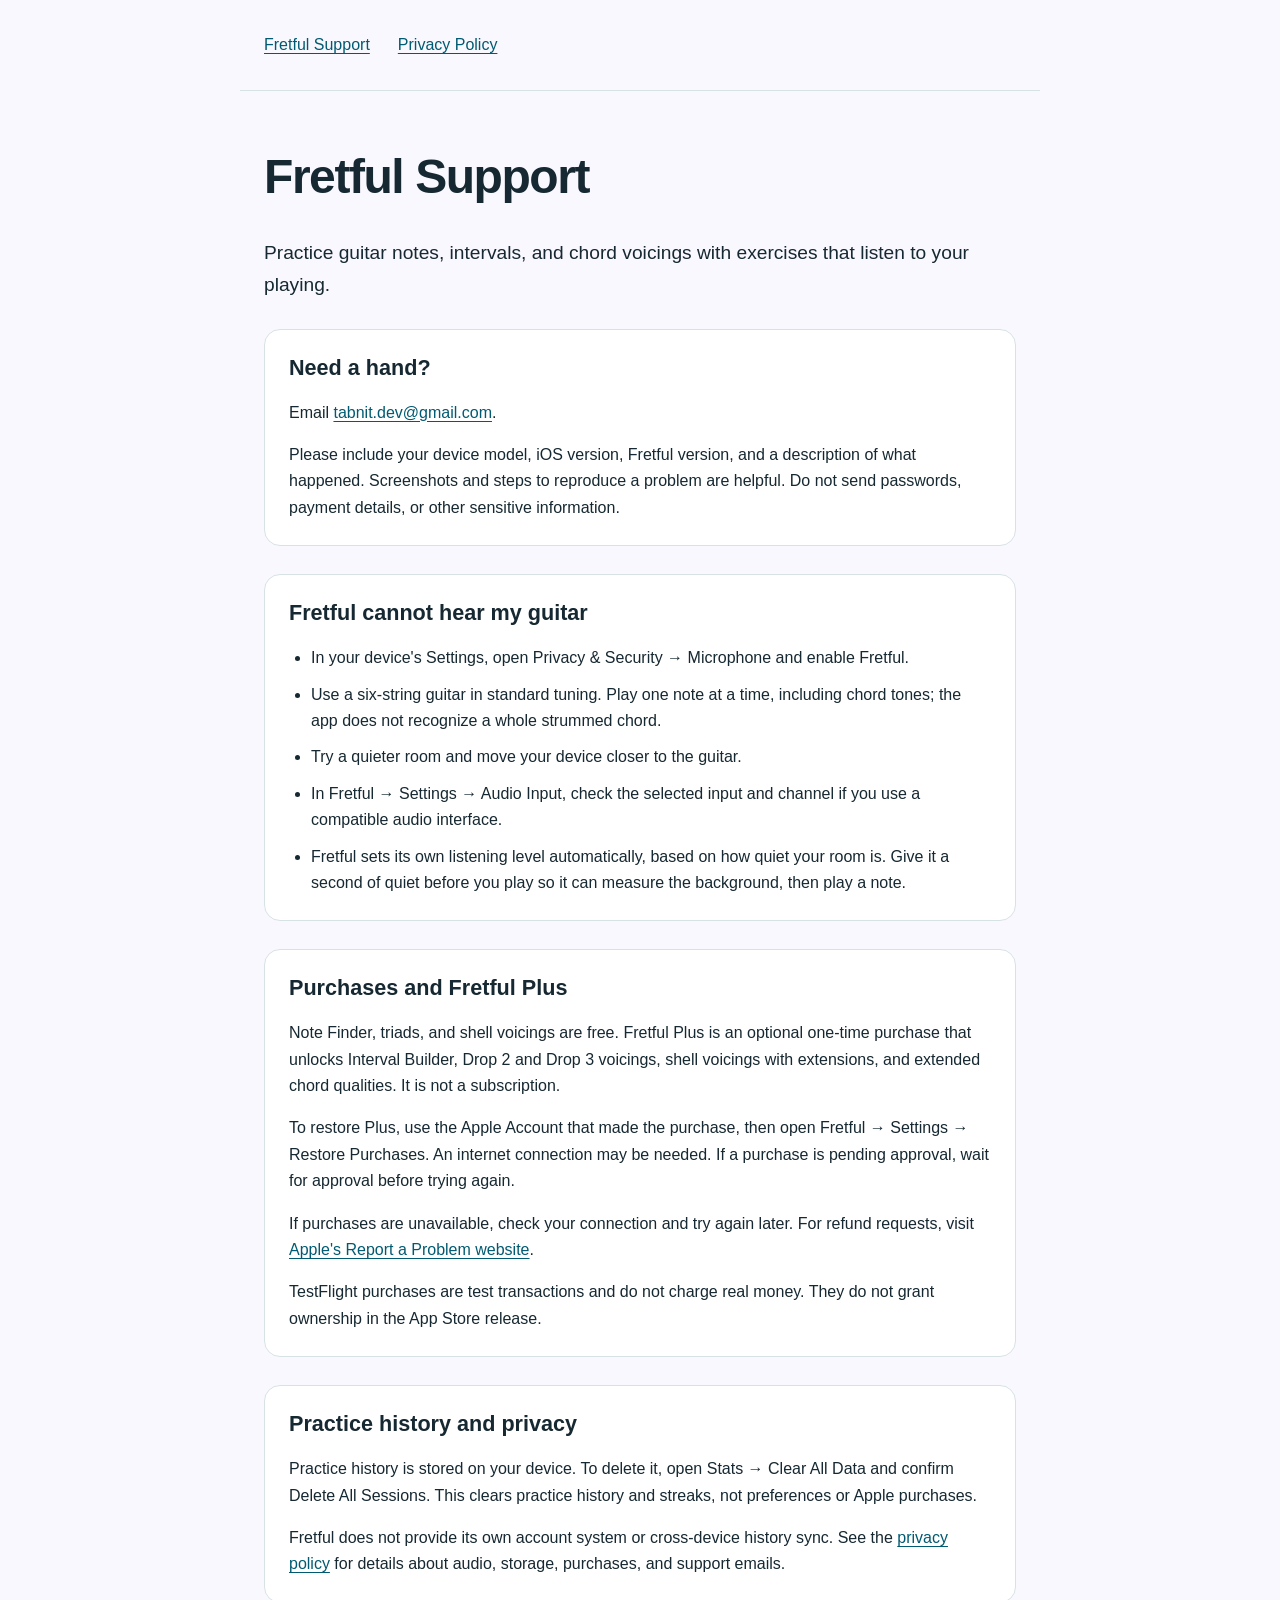
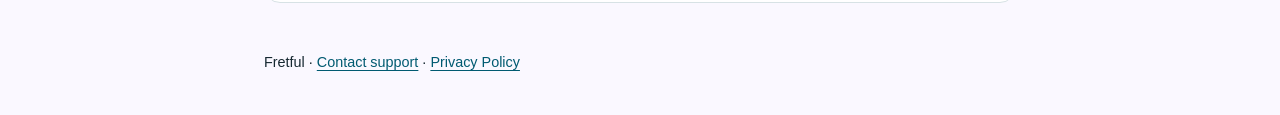
<file: fretful/index.html>
<!doctype html>
<html lang="en">
<head>
  <meta charset="utf-8">
  <meta name="viewport" content="width=device-width, initial-scale=1">
  <meta name="description" content="Get help with Fretful guitar practice, microphone access, and Fretful Plus purchases.">
  <title>Fretful Support</title>
  <link rel="stylesheet" href="styles.css">
</head>
<body>
  <header><nav aria-label="Main"><a href="index.html" aria-current="page">Fretful Support</a><a href="privacy.html">Privacy Policy</a></nav></header>
  <main>
    <h1>Fretful Support</h1>
    <p class="intro">Practice guitar notes, intervals, and chord voicings with exercises that listen to your playing.</p>
    <section aria-labelledby="contact">
      <h2 id="contact">Need a hand?</h2>
      <p>Email <a href="mailto:tabnit.dev@gmail.com">tabnit.dev@gmail.com</a>.</p>
      <p>Please include your device model, iOS version, Fretful version, and a description of what happened. Screenshots and steps to reproduce a problem are helpful. Do not send passwords, payment details, or other sensitive information.</p>
    </section>
    <section aria-labelledby="microphone">
      <h2 id="microphone">Fretful cannot hear my guitar</h2>
      <ul>
        <li>In your device's Settings, open Privacy &amp; Security → Microphone and enable Fretful.</li>
        <li>Use a six-string guitar in standard tuning. Play one note at a time, including chord tones; the app does not recognize a whole strummed chord.</li>
        <li>Try a quieter room and move your device closer to the guitar.</li>
        <li>In Fretful → Settings → Audio Input, check the selected input and channel if you use a compatible audio interface.</li>
        <li>Fretful sets its own listening level automatically, based on how quiet your room is. Give it a second of quiet before you play so it can measure the background, then play a note.</li>
      </ul>
    </section>
    <section aria-labelledby="plus">
      <h2 id="plus">Purchases and Fretful Plus</h2>
      <p>Note Finder, triads, and shell voicings are free. Fretful Plus is an optional one-time purchase that unlocks Interval Builder, Drop 2 and Drop 3 voicings, shell voicings with extensions, and extended chord qualities. It is not a subscription.</p>
      <p>To restore Plus, use the Apple Account that made the purchase, then open Fretful → Settings → Restore Purchases. An internet connection may be needed. If a purchase is pending approval, wait for approval before trying again.</p>
      <p>If purchases are unavailable, check your connection and try again later. For refund requests, visit <a href="https://reportaproblem.apple.com/">Apple's Report a Problem website</a>.</p>
      <p>TestFlight purchases are test transactions and do not charge real money. They do not grant ownership in the App Store release.</p>
    </section>
    <section aria-labelledby="history">
      <h2 id="history">Practice history and privacy</h2>
      <p>Practice history is stored on your device. To delete it, open Stats → Clear All Data and confirm Delete All Sessions. This clears practice history and streaks, not preferences or Apple purchases.</p>
      <p>Fretful does not provide its own account system or cross-device history sync. See the <a href="privacy.html">privacy policy</a> for details about audio, storage, purchases, and support emails.</p>
    </section>
  </main>
  <footer>Fretful · <a href="mailto:tabnit.dev@gmail.com">Contact support</a> · <a href="privacy.html">Privacy Policy</a></footer>
</body>
</html>
</file>
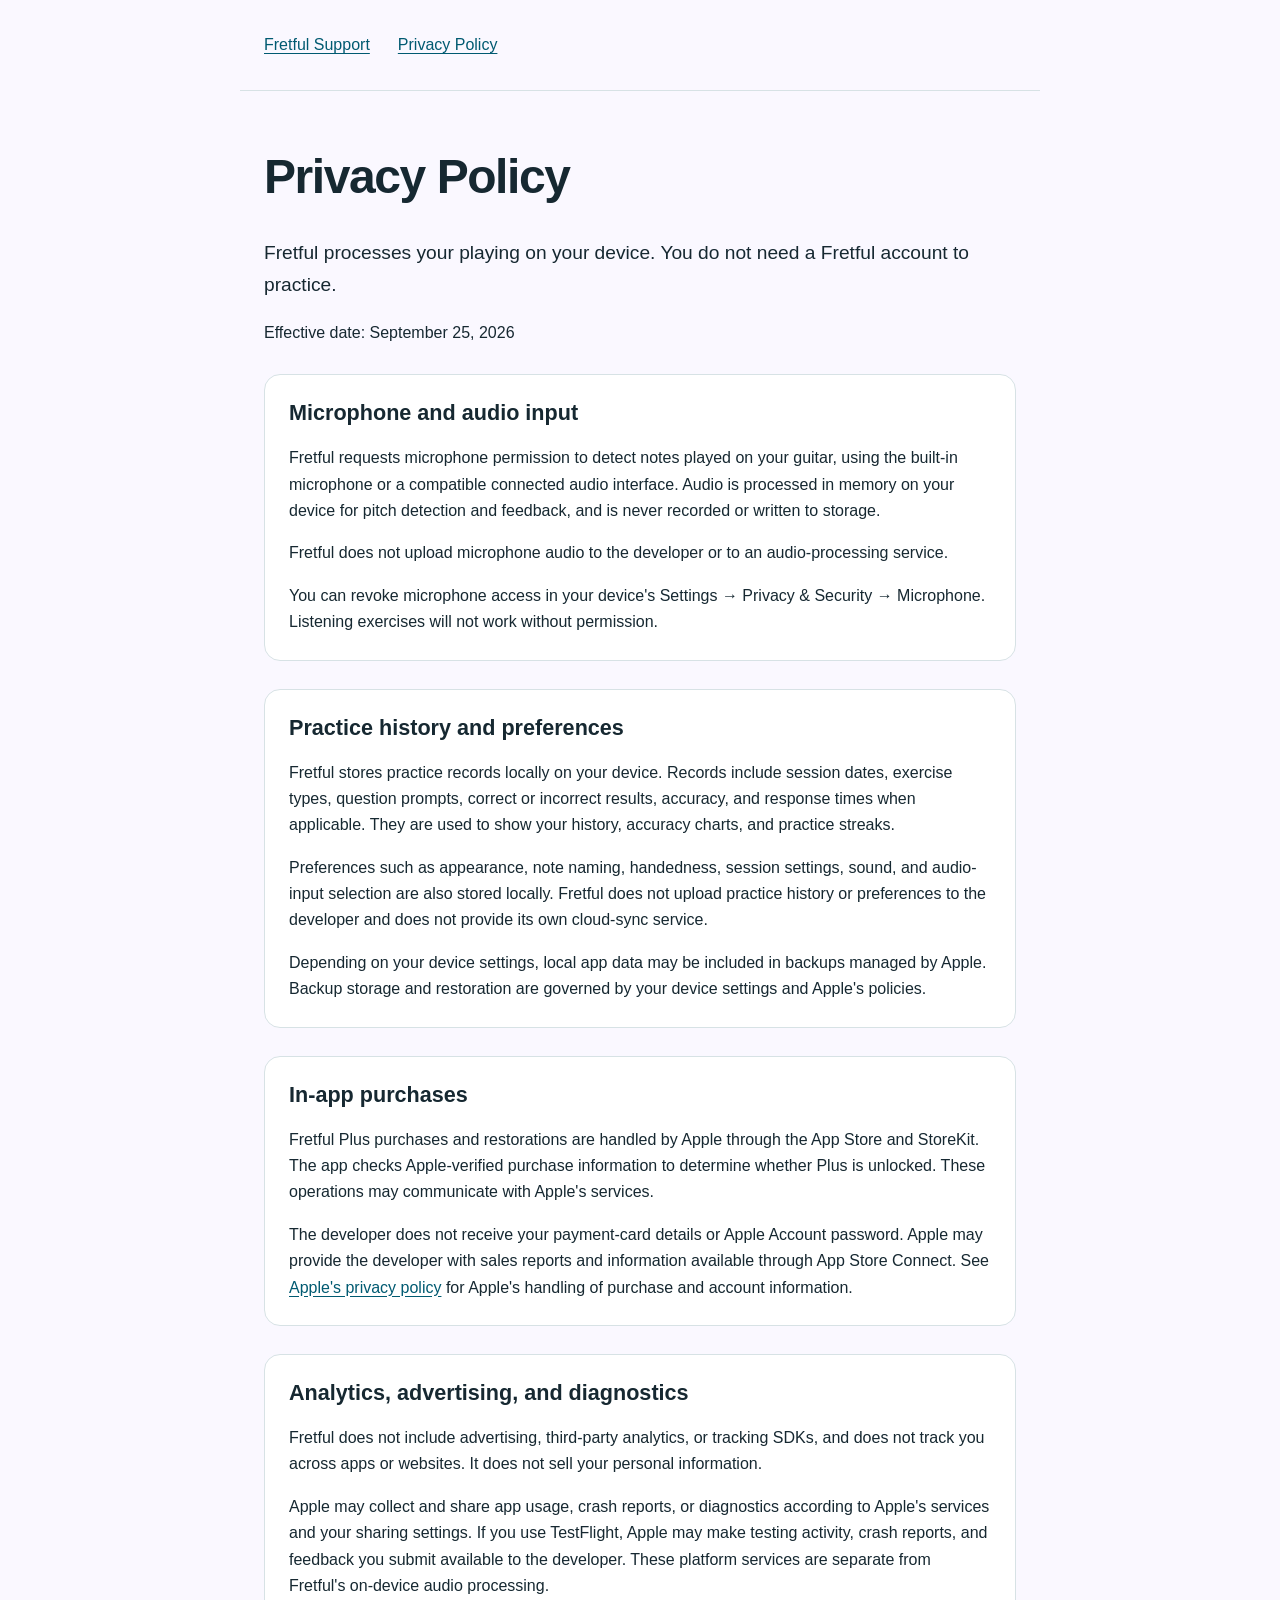
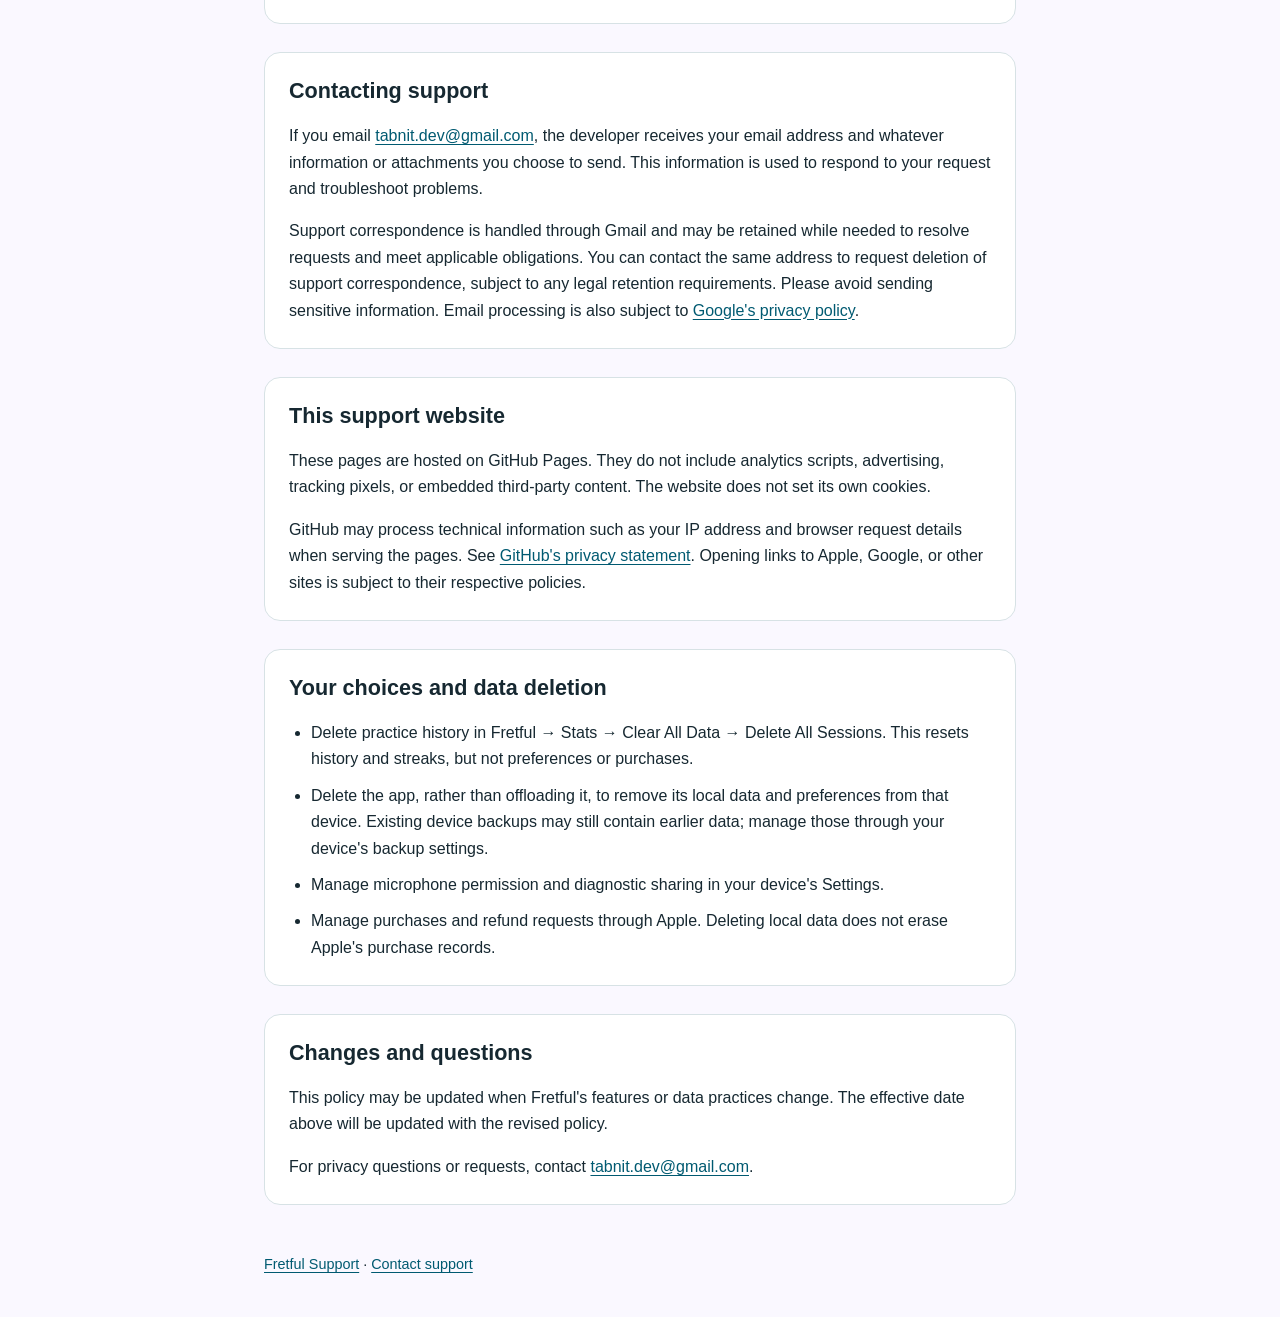
<file: fretful/privacy.html>
<!doctype html>
<html lang="en">
<head>
  <meta charset="utf-8">
  <meta name="viewport" content="width=device-width, initial-scale=1">
  <meta name="description" content="How Fretful handles microphone audio, practice history, preferences, purchases, and support requests.">
  <title>Fretful Privacy Policy</title>
  <link rel="stylesheet" href="styles.css">
</head>
<body>
  <header><nav aria-label="Main"><a href="index.html">Fretful Support</a><a href="privacy.html" aria-current="page">Privacy Policy</a></nav></header>
  <main>
    <h1>Privacy Policy</h1>
    <p class="intro">Fretful processes your playing on your device. You do not need a Fretful account to practice.</p>
    <p>Effective date: September 25, 2026</p>
    <section>
      <h2>Microphone and audio input</h2>
      <p>Fretful requests microphone permission to detect notes played on your guitar, using the built-in microphone or a compatible connected audio interface. Audio is processed in memory on your device for pitch detection and feedback, and is never recorded or written to storage.</p>
      <p>Fretful does not upload microphone audio to the developer or to an audio-processing service.</p>
      <p>You can revoke microphone access in your device's Settings → Privacy &amp; Security → Microphone. Listening exercises will not work without permission.</p>
    </section>
    <section>
      <h2>Practice history and preferences</h2>
      <p>Fretful stores practice records locally on your device. Records include session dates, exercise types, question prompts, correct or incorrect results, accuracy, and response times when applicable. They are used to show your history, accuracy charts, and practice streaks.</p>
      <p>Preferences such as appearance, note naming, handedness, session settings, sound, and audio-input selection are also stored locally. Fretful does not upload practice history or preferences to the developer and does not provide its own cloud-sync service.</p>
      <p>Depending on your device settings, local app data may be included in backups managed by Apple. Backup storage and restoration are governed by your device settings and Apple's policies.</p>
    </section>
    <section>
      <h2>In-app purchases</h2>
      <p>Fretful Plus purchases and restorations are handled by Apple through the App Store and StoreKit. The app checks Apple-verified purchase information to determine whether Plus is unlocked. These operations may communicate with Apple's services.</p>
      <p>The developer does not receive your payment-card details or Apple Account password. Apple may provide the developer with sales reports and information available through App Store Connect. See <a href="https://www.apple.com/legal/privacy/">Apple's privacy policy</a> for Apple's handling of purchase and account information.</p>
    </section>
    <section>
      <h2>Analytics, advertising, and diagnostics</h2>
      <p>Fretful does not include advertising, third-party analytics, or tracking SDKs, and does not track you across apps or websites. It does not sell your personal information.</p>
      <p>Apple may collect and share app usage, crash reports, or diagnostics according to Apple's services and your sharing settings. If you use TestFlight, Apple may make testing activity, crash reports, and feedback you submit available to the developer. These platform services are separate from Fretful's on-device audio processing.</p>
    </section>
    <section>
      <h2>Contacting support</h2>
      <p>If you email <a href="mailto:tabnit.dev@gmail.com">tabnit.dev@gmail.com</a>, the developer receives your email address and whatever information or attachments you choose to send. This information is used to respond to your request and troubleshoot problems.</p>
      <p>Support correspondence is handled through Gmail and may be retained while needed to resolve requests and meet applicable obligations. You can contact the same address to request deletion of support correspondence, subject to any legal retention requirements. Please avoid sending sensitive information. Email processing is also subject to <a href="https://policies.google.com/privacy">Google's privacy policy</a>.</p>
    </section>
    <section>
      <h2>This support website</h2>
      <p>These pages are hosted on GitHub Pages. They do not include analytics scripts, advertising, tracking pixels, or embedded third-party content. The website does not set its own cookies.</p>
      <p>GitHub may process technical information such as your IP address and browser request details when serving the pages. See <a href="https://docs.github.com/en/site-policy/privacy-policies/github-general-privacy-statement">GitHub's privacy statement</a>. Opening links to Apple, Google, or other sites is subject to their respective policies.</p>
    </section>
    <section>
      <h2>Your choices and data deletion</h2>
      <ul>
        <li>Delete practice history in Fretful → Stats → Clear All Data → Delete All Sessions. This resets history and streaks, but not preferences or purchases.</li>
        <li>Delete the app, rather than offloading it, to remove its local data and preferences from that device. Existing device backups may still contain earlier data; manage those through your device's backup settings.</li>
        <li>Manage microphone permission and diagnostic sharing in your device's Settings.</li>
        <li>Manage purchases and refund requests through Apple. Deleting local data does not erase Apple's purchase records.</li>
      </ul>
    </section>
    <section>
      <h2>Changes and questions</h2>
      <p>This policy may be updated when Fretful's features or data practices change. The effective date above will be updated with the revised policy.</p>
      <p>For privacy questions or requests, contact <a href="mailto:tabnit.dev@gmail.com">tabnit.dev@gmail.com</a>.</p>
    </section>
  </main>
  <footer><a href="index.html">Fretful Support</a> · <a href="mailto:tabnit.dev@gmail.com">Contact support</a></footer>
</body>
</html>
</file>
<file: fretful/styles.css>
:root {
  color-scheme: light;
  font-family: -apple-system, BlinkMacSystemFont, "Segoe UI", sans-serif;
  color: #162831;
  background: #faf8ff;
  line-height: 1.65;
}
* { box-sizing: border-box; }
body { margin: 0; }
header, main, footer { max-width: 800px; margin: auto; padding: 24px; }
header { border-bottom: 1px solid #d7e2e5; }
nav { display: flex; flex-wrap: wrap; gap: 12px 28px; }
nav a { padding: 8px 0; }
a { color: #005a71; text-underline-offset: 3px; overflow-wrap: anywhere; }
a:hover { text-decoration-thickness: 2px; }
a:focus-visible { outline: 3px solid #005a71; outline-offset: 4px; border-radius: 2px; }
h1 { font-size: clamp(2rem, 6vw, 3rem); line-height: 1.2; letter-spacing: -0.03em; }
h2 { font-size: 1.35rem; line-height: 1.3; margin-top: 0; }
.intro { font-size: 1.2rem; }
section { margin-top: 28px; padding: 24px; background: white; border: 1px solid #d7e2e5; border-radius: 16px; }
section p:last-child, section ul:last-child { margin-bottom: 0; }
ul { padding-left: 22px; }
li + li { margin-top: 10px; }
footer { font-size: 0.9rem; padding-bottom: 40px; }
@media (max-width: 480px) {
  header, main, footer { padding: 20px; }
  section { padding: 20px; }
}
</file>
